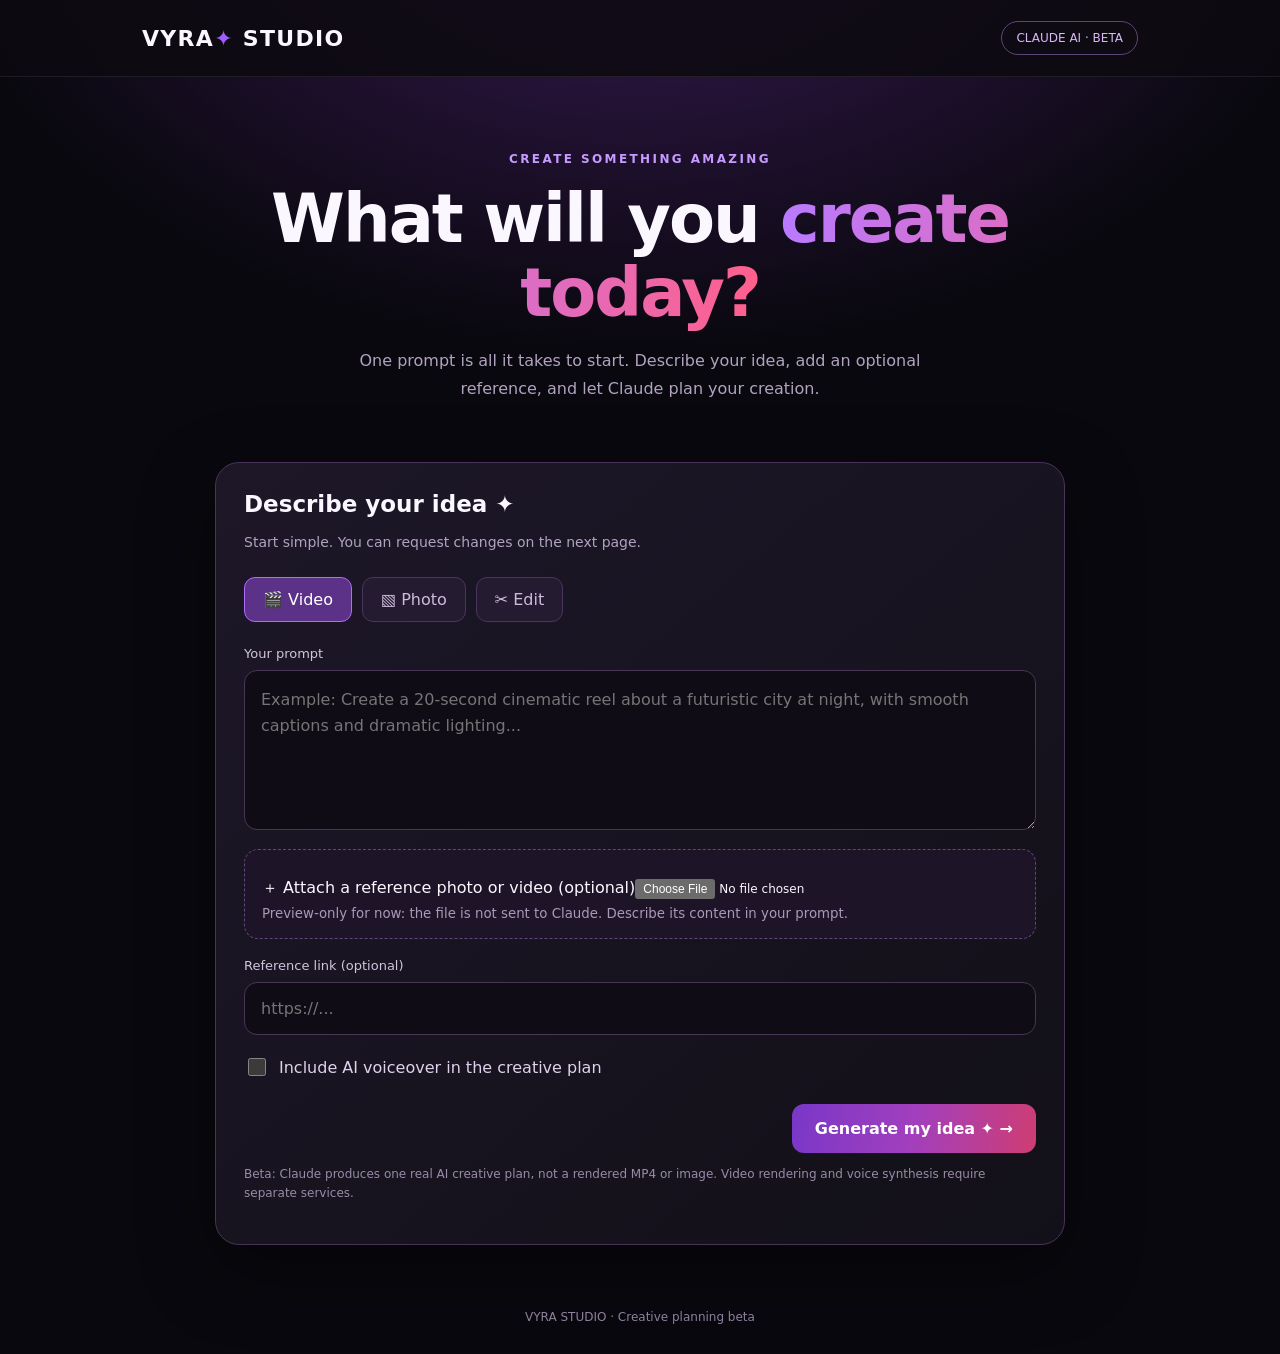
<file: index.html>
<!doctype html><html lang="en"><head><meta charset="utf-8"><meta name="viewport" content="width=device-width,initial-scale=1"><title>VYRA Studio — Prompt</title><link rel="stylesheet" href="/style.css"></head><body><header><nav class="container"><a class="logo" href="/">VYRA<b>✦</b> STUDIO</a><span class="pill">CLAUDE AI · BETA</span></nav></header><main class="container"><section class="hero"><div class="eyebrow">CREATE SOMETHING AMAZING</div><h1>What will you <em>create today?</em></h1><p>One prompt is all it takes to start. Describe your idea, add an optional reference, and let Claude plan your creation.</p></section><section class="panel"><h2>Describe your idea ✦</h2><p class="sub">Start simple. You can request changes on the next page.</p><div class="modes"><button type="button" class="mode active" data-mode="Video">🎬 Video</button><button type="button" class="mode" data-mode="Image">▧ Photo</button><button type="button" class="mode" data-mode="Edit">✂ Edit</button></div><label class="smalllabel" for="prompt">Your prompt</label><textarea id="prompt" class="field" placeholder="Example: Create a 20-second cinematic reel about a futuristic city at night, with smooth captions and dramatic lighting..."></textarea><div class="upload"><label for="media">＋ Attach a reference photo or video (optional)</label><input id="media" type="file" accept="image/*,video/*"><small>Preview-only for now: the file is not sent to Claude. Describe its content in your prompt.</small></div><label class="smalllabel" for="reference">Reference link (optional)</label><input id="reference" class="field" type="url" placeholder="https://..."><label class="check"><input type="checkbox" id="voice"> Include AI voiceover in the creative plan</label><div class="actions"><button id="create" class="btn">Generate my idea ✦ →</button></div><p class="fine">Beta: Claude produces one real AI creative plan, not a rendered MP4 or image. Video rendering and voice synthesis require separate services.</p><div id="error" class="error hidden" role="alert"></div></section></main><div class="loading hidden" id="loading" role="status"><div class="orb">✦</div><h2>Creating your vision...</h2><p class="sub" id="loadingMessage">Claude is working on your idea. Please wait.</p><div class="progress"><div></div></div><p class="fine">This waits for the real AI response — no fake five-second result.</p></div><footer>VYRA STUDIO · Creative planning beta</footer><script src="/app.js"></script></body></html>
</file>
<file: style.css>
:root{color-scheme:dark;--bg:#09080e;--panel:#17121f;--panel2:#21182c;--stroke:#40304f;--muted:#b1a3c0;--white:#faf7ff;--purple:#a35cff;--red:#e94c7a}*{box-sizing:border-box}body{margin:0;min-height:100vh;background:radial-gradient(ellipse 70% 45% at 50% -10%,#3c1b59 0%,transparent 80%),var(--bg);color:var(--white);font-family:Inter,ui-sans-serif,system-ui,Segoe UI,Arial,sans-serif}button,input,textarea,select{font:inherit}button{cursor:pointer}button:disabled{opacity:.55;cursor:not-allowed}a{color:inherit;text-decoration:none}.container{max-width:1040px;margin:auto;padding:0 22px}header{border-bottom:1px solid #ffffff14;background:#0c0a10d9}nav{height:76px;display:flex;justify-content:space-between;align-items:center}.logo{font-size:22px;letter-spacing:1.3px;font-weight:900}.logo b{color:var(--purple)}.pill{font-size:12px;border:1px solid #604475;border-radius:30px;color:#d7b8f7;padding:9px 14px}.hero{text-align:center;padding:75px 0 25px}.eyebrow{font-size:12px;letter-spacing:2.4px;font-weight:800;color:#c69bff}.hero h1{font-size:clamp(38px,6vw,67px);line-height:1.1;letter-spacing:-2px;margin:17px 0}.hero h1 em{font-style:normal;background:linear-gradient(90deg,#b97aff,#ff608b);color:transparent;background-clip:text}.hero p{max-width:620px;margin:auto;color:var(--muted);line-height:1.7}.panel{max-width:850px;margin:35px auto 65px;background:linear-gradient(140deg,#1d1728,#121018);border:1px solid #493358;border-radius:24px;padding:28px;box-shadow:0 25px 75px #0006}.panel h2{margin:0 0 8px;font-size:23px}.sub{color:var(--muted);font-size:14px;line-height:1.6}.modes{display:flex;gap:10px;flex-wrap:wrap;margin:24px 0}.mode{background:#241b30;color:#cdbbdb;border:1px solid #49365c;border-radius:11px;padding:12px 18px}.mode.active{background:#5c3288;border-color:#b06aff;color:#fff}.field{background:#0f0c15;color:#fff;border:1px solid #493653;border-radius:13px;padding:16px;width:100%;outline:none}.field:focus{border-color:var(--purple)}textarea.field{min-height:160px;resize:vertical;line-height:1.6}.smalllabel{display:block;margin:19px 0 9px;color:#d2c5de;font-size:13px}.row{display:flex;gap:14px;align-items:center;flex-wrap:wrap}.row>*{flex:1}.upload{background:#1d1527;border:1px dashed #634778;border-radius:14px;padding:17px;margin-top:15px}.upload input{max-width:100%;margin-top:12px;font-size:12px}.upload small{display:block;color:#aa98b9;margin-top:7px}.check{display:flex;align-items:center;gap:10px;margin-top:20px;color:#dfd2ed}.check input{accent-color:#a35cff;width:18px;height:18px}.actions{display:flex;justify-content:flex-end;gap:12px;margin-top:25px;flex-wrap:wrap}.btn{display:inline-block;background:linear-gradient(100deg,#7937c8,#a23fbd,#cf3d72);color:white;border:0;border-radius:12px;padding:15px 23px;font-weight:800;text-align:center}.btn.secondary{background:#2a2035;border:1px solid #554063}.btn:hover{filter:brightness(1.12)}.fine{color:#998ba7;font-size:12px;line-height:1.6}.hidden{display:none!important}.loading{position:fixed;inset:0;z-index:10;background:#09080ef5;display:flex;align-items:center;justify-content:center;flex-direction:column;text-align:center;padding:25px}.orb{width:105px;height:105px;border-radius:50%;background:radial-gradient(circle at 30% 25%,#c486ff,#7133b2 55%,#271334);box-shadow:0 0 80px #9d45ff75;animation:breathe 1.8s infinite alternate;display:grid;place-items:center;font-size:42px}@keyframes breathe{to{transform:scale(1.08);box-shadow:0 0 110px #d84eae99}}.loading h2{font-size:32px;margin:35px 0 8px}.progress{height:6px;width:min(340px,80vw);border-radius:20px;background:#30223e;overflow:hidden;margin:25px 0}.progress div{height:100%;width:30%;background:linear-gradient(90deg,#9d4cff,#f15482);animation:travel 1.6s ease-in-out infinite alternate}@keyframes travel{from{transform:translateX(-100%)}to{transform:translateX(330%)}}.result-hero{text-align:center;padding:54px 0 0}.result-hero h1{font-size:clamp(30px,5vw,48px);margin:12px 0}.preview{min-height:230px;background:radial-gradient(circle at 55% 35%,#512470,#25152f 60%,#100e17);border:1px solid #4e3364;border-radius:17px;display:flex;flex-direction:column;align-items:center;justify-content:center;gap:13px;text-align:center;padding:25px}.preview .symbol{font-size:55px;color:#b983ff}.preview strong{font-size:21px}.preview small{color:#c2b1d0;max-width:470px;line-height:1.6}.sections{display:grid;grid-template-columns:1fr 1fr;gap:13px;margin-top:18px}.section{border:1px solid #45324f;border-radius:14px;background:#1c1526;padding:17px}.section h3{font-size:14px;color:#dcb8ff;margin:0 0 10px}.section p{font-size:13px;line-height:1.7;color:#d0c2dc;white-space:pre-wrap;margin:0}.edit{margin-top:24px;padding:20px;border-radius:16px;background:#24192f;border:1px solid #4c355f}.edit textarea{min-height:95px}.error{color:#ff9fba;margin-top:15px;font-size:14px}footer{text-align:center;padding:0 20px 30px;color:#8e819d;font-size:12px}@media(max-width:650px){.hero{padding-top:54px}.panel{padding:19px}.sections{grid-template-columns:1fr}.row>*{flex-basis:100%}.hero h1{letter-spacing:-1px}}
</file>
